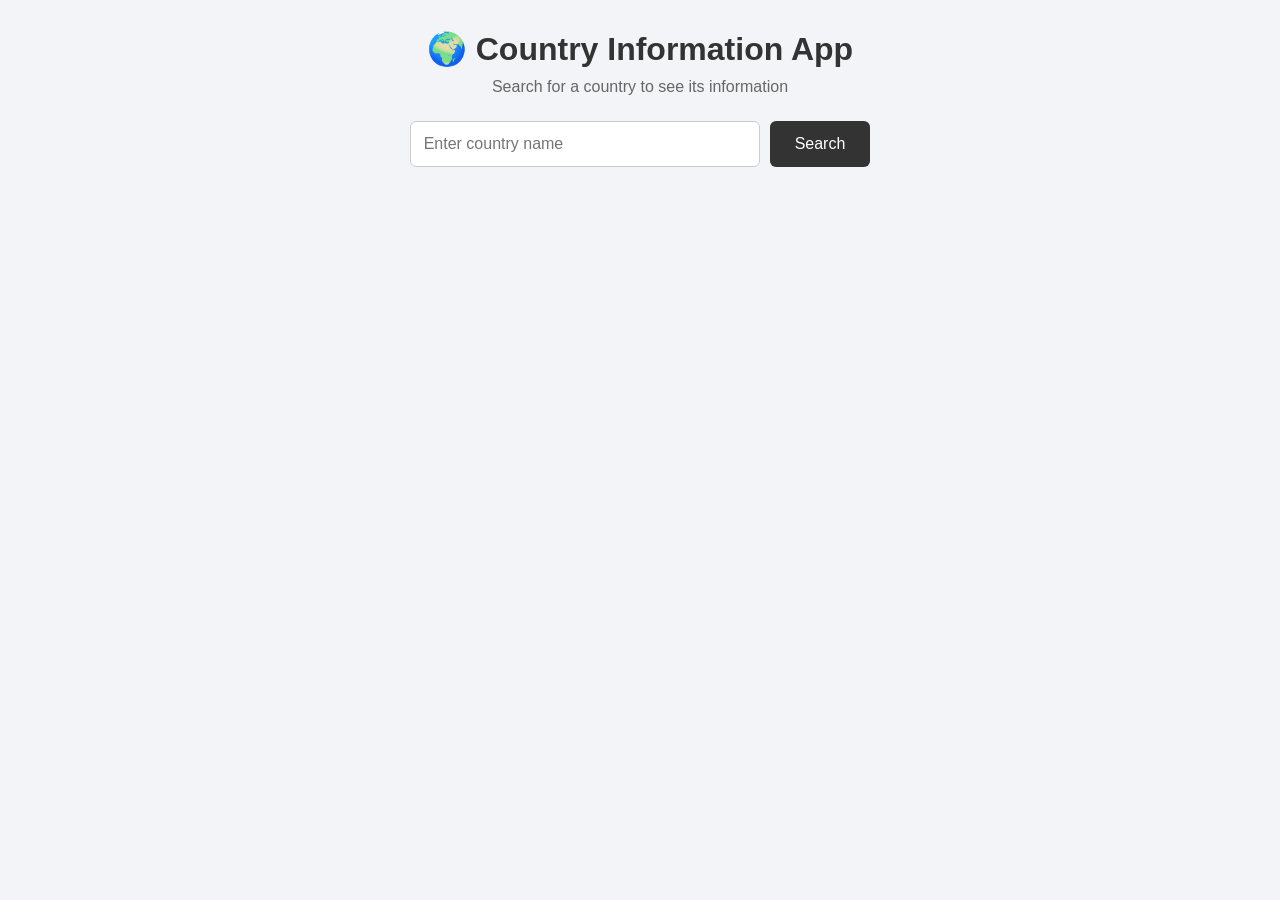
<file: Task_10/index.html>
<!DOCTYPE html>
<html lang="en">
<head>
    <meta charset="UTF-8">
    <meta name="viewport" content="width=device-width, initial-scale=1.0">
    <title>Country Information App</title>
    <link rel="stylesheet" href="style.css">
</head>
<body>

    <div class="container">

        <h1>🌍 Country Information App</h1>
        <p class="subtitle">Search for a country to see its information</p>

        <div class="search-box">
            <input type="text" id="countryInput" placeholder="Enter country name">
            <button onclick="searchCountry()">Search</button>
        </div>

        <div id="message"></div>

        <div id="countryResult" class="country-result"></div>

    </div>

    <script src="script.js"></script>
</body>
</html>
</file>
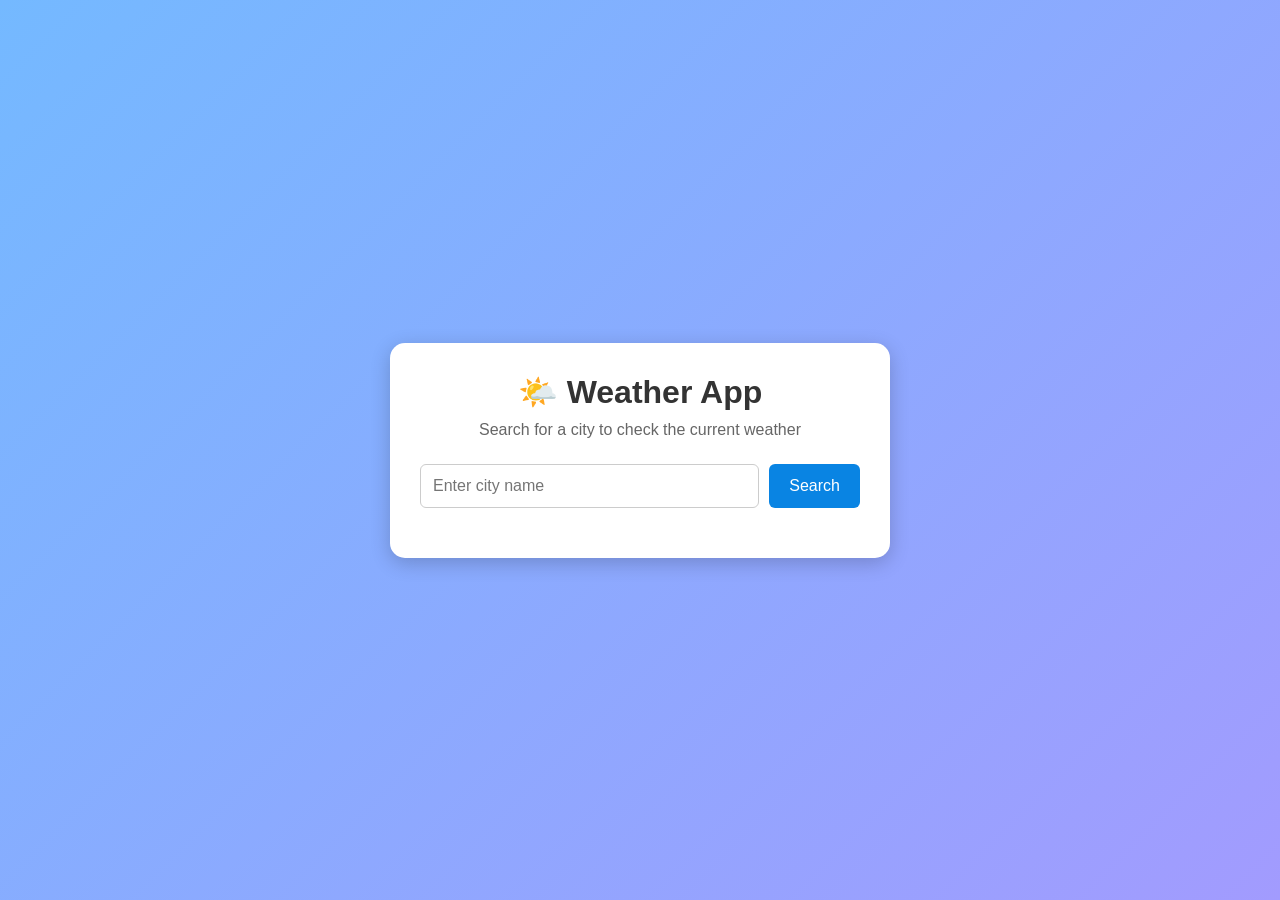
<file: Task_11/index.html>
<!DOCTYPE html>
<html lang="en">
<head>
    <meta charset="UTF-8">
    <meta name="viewport" content="width=device-width, initial-scale=1.0">

    <title>Weather App</title>

    <link rel="stylesheet" href="weather.css">
</head>

<body>

    <div class="container">

        <h1>🌤️ Weather App</h1>

        <p class="subtitle">
            Search for a city to check the current weather
        </p>

        <div class="search-box">

            <input
                type="text"
                id="cityInput"
                placeholder="Enter city name"
            >

            <button onclick="getWeather()">
                Search
            </button>

        </div>

        <p id="message"></p>

        <div id="weatherResult" class="weather-card">

            <div class="weather-icon" id="weatherIcon">
                🌤️
            </div>

            <h2 id="cityName">City</h2>

            <h3 id="temperature">--°C</h3>

            <p id="condition">Weather Condition</p>

            <div class="weather-details">

                <div class="detail">
                    <span>💧</span>
                    <p>Humidity</p>
                    <strong id="humidity">--%</strong>
                </div>

                <div class="detail">
                    <span>💨</span>
                    <p>Wind Speed</p>
                    <strong id="wind">-- km/h</strong>
                </div>

            </div>

        </div>

    </div>

    <script src="weather.js"></script>

</body>
</html>
</file>
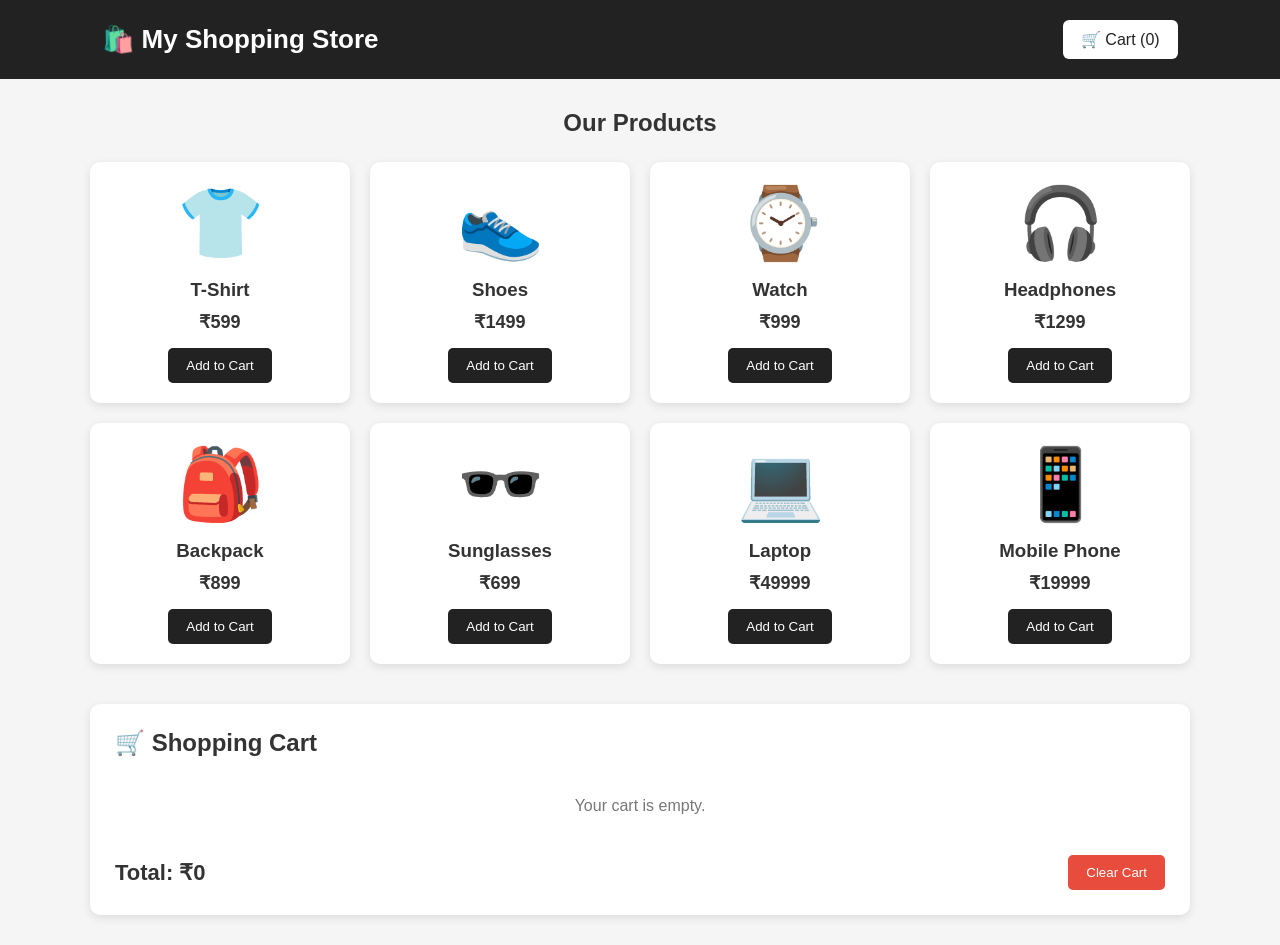
<file: Task_12/index.html>
<!DOCTYPE html>
<html lang="en">
<head>
    <meta charset="UTF-8">
    <meta name="viewport" content="width=device-width, initial-scale=1.0">

    <title>Shopping Cart</title>

    <link rel="stylesheet" href="shoppingCart.css">
</head>

<body>

    <header>

        <h1>🛍️ My Shopping Store</h1>

        <button class="cart-button" onclick="showCart()">
            🛒 Cart (<span id="cartCount">0</span>)
        </button>

    </header>


    <main>

        <h2>Our Products</h2>

        <div id="productList" class="product-list"></div>


        <section id="cartSection" class="cart-section">

            <h2>🛒 Shopping Cart</h2>

            <div id="cartItems"></div>

            <div class="cart-total">

                <h3>
                    Total:
                    ₹<span id="totalPrice">0</span>
                </h3>

                <button onclick="clearCart()" class="clear-button">
                    Clear Cart
                </button>

            </div>

        </section>

    </main>


    <script src="shoppingCart.js"></script>

</body>
</html>
</file>
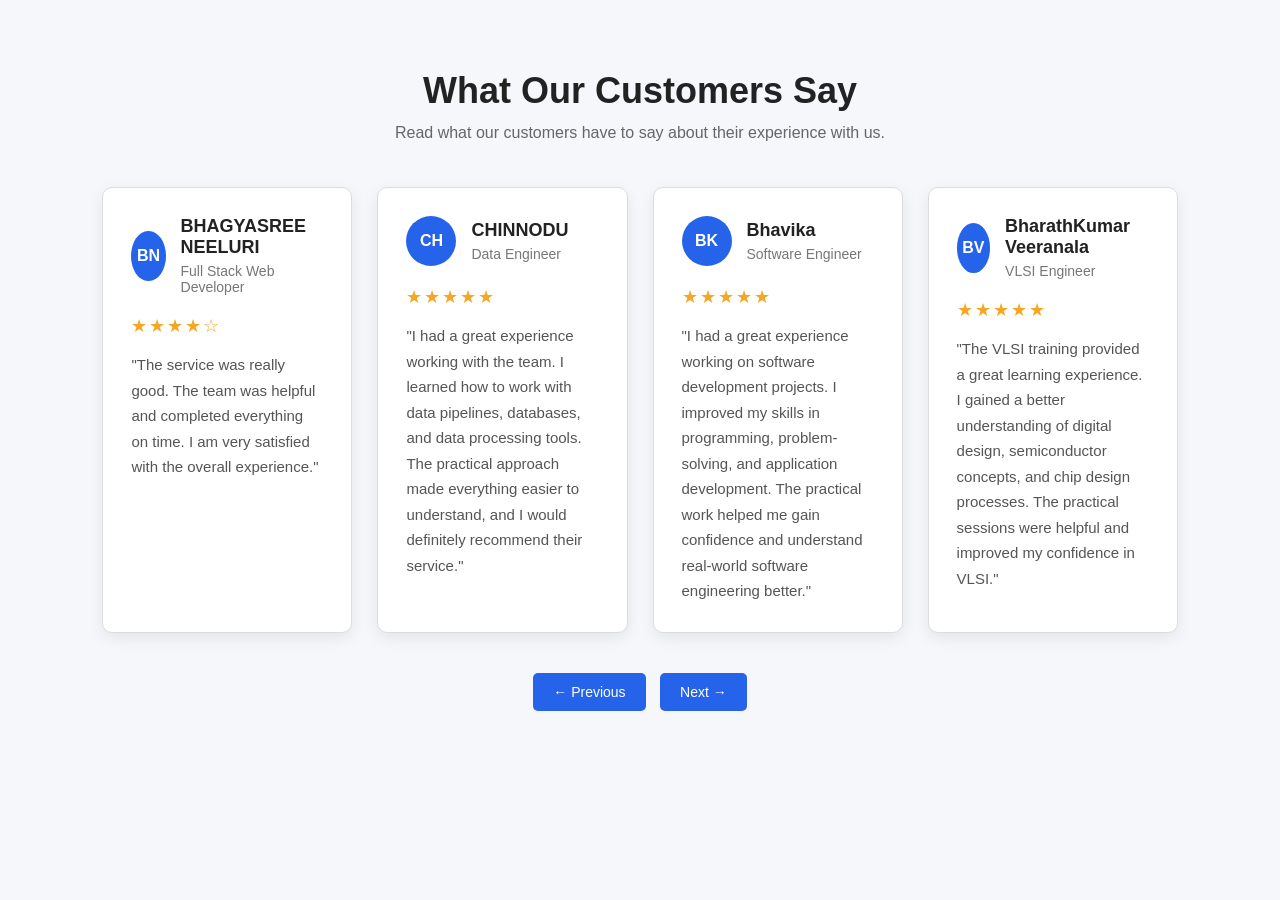
<file: Task_5/index.html>
<!DOCTYPE html>
<html lang="en">
<head>
    <meta charset="UTF-8">
    <meta name="viewport" content="width=device-width, initial-scale=1.0">
    <title>Testimonials Section</title>
    <link rel="stylesheet" href="testimonal.css">
</head>
<body>

    <section class="testimonials">

        <div class="heading">
            <h1>What Our Customers Say</h1>
            <p>Read what our customers have to say about their experience with us.</p>
        </div>

        <div class="testimonial-container">

            <div class="testimonial-card">
                <div class="user">
                    <div class="profile">BN</div>
                    <div>
                        <h3>BHAGYASREE NEELURI</h3>
                        <p>Full Stack Web Developer</p>
                    </div>
                </div>

                <div class="stars">★★★★☆</div>

                <p class="message">
                    "The service was really good. The team was helpful and
                    completed everything on time. I am very satisfied with
                    the overall experience."
                </p>
            </div>


            <div class="testimonial-card">
                <div class="user">
                    <div class="profile">CH</div>
                    <div>
                        <h3>CHINNODU</h3>
                        <p>Data Engineer</p>
                    </div>
                </div>

                <div class="stars">★★★★★</div>

                <p class="message">
                    "I had a great experience working with the team. I learned how to work with data pipelines, databases, and data processing tools. The practical approach made everything easier to understand, and I would definitely recommend their service."

                </p>
            </div>
             <div class="testimonial-card">
                <div class="user">
                    <div class="profile">BK</div>
                    <div>
                        <h3>Bhavika</h3>
                        <p>Software Engineer</p>
                    </div>
                </div>

                <div class="stars">★★★★★</div>

                <p class="message">
                    "I had a great experience working on software development projects. I improved my skills in programming, problem-solving, and application development. The practical work helped me gain confidence and understand real-world software engineering better."


                </p>
            </div>


            <div class="testimonial-card">
                <div class="user">
                    <div class="profile">BV</div>
                    <div>
                        <h3>BharathKumar Veeranala</h3>
                        <p>VLSI Engineer</p>
                    </div>
                </div>

                <div class="stars">★★★★★</div>

                <p class="message">
                    "The VLSI training provided a great learning experience. I gained a better understanding of digital design, semiconductor concepts, and chip design processes. The practical sessions were helpful and improved my confidence in VLSI."

            </div>

        </div>


        <div class="buttons">
            <button id="prevBtn">← Previous</button>
            <button id="nextBtn">Next →</button>
        </div>

    </section>

    <script src="testimonal.js"></script>
</body>
</html>
</file>
<file: Task_10/style.css>
* {
    margin: 0;
    padding: 0;
    box-sizing: border-box;
}

body {
    font-family: Arial, sans-serif;
    background: #f2f4f7;
    min-height: 100vh;
    padding: 30px;
}

.container {
    max-width: 1000px;
    margin: auto;
    text-align: center;
}

h1 {
    color: #333;
    margin-bottom: 10px;
}

.subtitle {
    color: #666;
    margin-bottom: 25px;
}

.search-box {
    display: flex;
    justify-content: center;
    gap: 10px;
    margin-bottom: 30px;
}

.search-box input {
    width: 350px;
    padding: 13px;
    border: 1px solid #ccc;
    border-radius: 6px;
    font-size: 16px;
}

.search-box button {
    padding: 13px 25px;
    border: none;
    border-radius: 6px;
    background: #333;
    color: white;
    font-size: 16px;
    cursor: pointer;
}

.search-box button:hover {
    background: #555;
}

#message {
    color: red;
    margin-bottom: 15px;
}

.country-result {
    display: none;
    background: white;
    padding: 25px;
    border-radius: 12px;
    box-shadow: 0 4px 15px rgba(0, 0, 0, 0.1);
}

.country-main {
    display: flex;
    justify-content: center;
    align-items: center;
    gap: 40px;
    margin-bottom: 30px;
    flex-wrap: wrap;
}

.country-main img {
    width: 280px;
    max-width: 100%;
    border-radius: 8px;
    box-shadow: 0 3px 10px rgba(0, 0, 0, 0.15);
}

.country-details {
    text-align: left;
    min-width: 280px;
}

.country-details h2 {
    font-size: 30px;
    margin-bottom: 20px;
    color: #222;
}

.country-details p {
    margin: 12px 0;
    font-size: 17px;
}

.related-title {
    margin: 20px 0;
    color: #333;
}

.related-pictures {
    display: grid;
    grid-template-columns: repeat(3, 1fr);
    gap: 15px;
}

.related-pictures img {
    width: 100%;
    height: 180px;
    object-fit: cover;
    border-radius: 8px;
}

@media (max-width: 700px) {

    body {
        padding: 15px;
    }

    .search-box {
        flex-direction: column;
        align-items: center;
    }

    .search-box input {
        width: 100%;
    }

    .search-box button {
        width: 100%;
    }

    .country-main {
        flex-direction: column;
    }

    .country-details {
        text-align: center;
    }

    .related-pictures {
        grid-template-columns: 1fr;
    }
}
</file>
<file: Task_11/weather.css>
* {
    margin: 0;
    padding: 0;
    box-sizing: border-box;
}

body {
    font-family: Arial, sans-serif;
    background: linear-gradient(135deg, #74b9ff, #a29bfe);
    min-height: 100vh;

    display: flex;
    justify-content: center;
    align-items: center;

    padding: 20px;
}

.container {
    width: 100%;
    max-width: 500px;

    background: white;
    padding: 30px;

    border-radius: 15px;

    text-align: center;

    box-shadow: 0 5px 20px rgba(0, 0, 0, 0.2);
}

h1 {
    color: #333;
    margin-bottom: 10px;
}

.subtitle {
    color: #666;
    margin-bottom: 25px;
}

.search-box {
    display: flex;
    gap: 10px;
    margin-bottom: 20px;
}

.search-box input {
    flex: 1;

    padding: 12px;

    border: 1px solid #ccc;
    border-radius: 6px;

    font-size: 16px;
}

.search-box button {
    padding: 12px 20px;

    border: none;
    border-radius: 6px;

    background: #0984e3;
    color: white;

    font-size: 16px;

    cursor: pointer;
}

.search-box button:hover {
    background: #0769b5;
}

#message {
    color: red;
    margin-bottom: 15px;
}

.weather-card {
    display: none;

    background: #f7f9fc;

    padding: 25px;

    border-radius: 12px;
}

.weather-icon {
    font-size: 70px;
    margin-bottom: 10px;
}

.weather-card h2 {
    font-size: 28px;
    color: #333;

    margin-bottom: 10px;
}

.weather-card h3 {
    font-size: 45px;
    color: #0984e3;

    margin-bottom: 10px;
}

#condition {
    font-size: 18px;
    color: #555;

    margin-bottom: 25px;
}

.weather-details {
    display: flex;

    justify-content: center;

    gap: 20px;
}

.detail {
    width: 150px;

    background: white;

    padding: 15px;

    border-radius: 10px;

    box-shadow: 0 2px 8px rgba(0, 0, 0, 0.1);
}

.detail span {
    font-size: 25px;
}

.detail p {
    color: #666;

    margin: 8px 0;
}

.detail strong {
    color: #333;
}

@media (max-width: 500px) {

    .container {
        padding: 20px;
    }

    .search-box {
        flex-direction: column;
    }

    .search-box button {
        width: 100%;
    }

    .weather-details {
        flex-direction: column;
        align-items: center;
    }

    .detail {
        width: 100%;
    }
}
</file>
<file: Task_12/shoppingCart.css>
* {
    margin: 0;
    padding: 0;
    box-sizing: border-box;
}

body {
    font-family: Arial, sans-serif;
    background: #f5f5f5;
    color: #333;
}


/* Header */

header {
    background: #222;
    color: white;

    padding: 20px 8%;

    display: flex;
    justify-content: space-between;
    align-items: center;
}

header h1 {
    font-size: 26px;
}

.cart-button {
    background: white;
    color: #222;

    border: none;
    padding: 10px 18px;

    border-radius: 6px;

    cursor: pointer;

    font-size: 16px;
}

.cart-button:hover {
    background: #ddd;
}


/* Main */

main {
    width: 90%;
    max-width: 1100px;

    margin: 30px auto;
}

main > h2 {
    text-align: center;
    margin-bottom: 25px;
}


/* Products */

.product-list {
    display: grid;

    grid-template-columns:
        repeat(4, 1fr);

    gap: 20px;
}

.product {
    background: white;

    border-radius: 10px;

    padding: 20px;

    text-align: center;

    box-shadow:
        0 3px 10px rgba(0, 0, 0, 0.1);
}

.product-image {
    font-size: 70px;

    margin-bottom: 15px;
}

.product h3 {
    margin-bottom: 10px;
}

.product p {
    font-size: 18px;

    font-weight: bold;

    margin-bottom: 15px;
}

.add-button {
    background: #222;
    color: white;

    border: none;

    padding: 10px 18px;

    border-radius: 5px;

    cursor: pointer;
}

.add-button:hover {
    background: #444;
}


/* Cart */

.cart-section {
    background: white;

    margin-top: 40px;

    padding: 25px;

    border-radius: 10px;

    box-shadow:
        0 3px 10px rgba(0, 0, 0, 0.1);
}

.cart-section h2 {
    margin-bottom: 20px;
}


/* Cart Item */

.cart-item {
    display: flex;

    justify-content: space-between;
    align-items: center;

    border-bottom: 1px solid #ddd;

    padding: 15px 0;

    gap: 15px;
}

.cart-item-name {
    flex: 1;
}

.quantity-controls {
    display: flex;

    align-items: center;

    gap: 8px;
}

.quantity-controls button {
    width: 30px;
    height: 30px;

    border: none;

    background: #222;
    color: white;

    border-radius: 4px;

    cursor: pointer;

    font-size: 16px;
}

.quantity {
    min-width: 25px;

    text-align: center;
}

.remove-button {
    background: #e74c3c;

    color: white;

    border: none;

    padding: 8px 12px;

    border-radius: 5px;

    cursor: pointer;
}

.remove-button:hover {
    background: #c0392b;
}


/* Cart Total */

.cart-total {
    margin-top: 20px;

    display: flex;

    justify-content: space-between;
    align-items: center;
}

.cart-total h3 {
    font-size: 22px;
}

.clear-button {
    background: #e74c3c;

    color: white;

    border: none;

    padding: 10px 18px;

    border-radius: 5px;

    cursor: pointer;
}


/* Empty cart */

.empty-cart {
    text-align: center;

    color: #777;

    padding: 20px;
}


/* Responsive */

@media (max-width: 900px) {

    .product-list {
        grid-template-columns:
            repeat(2, 1fr);
    }
}

@media (max-width: 600px) {

    header {
        flex-direction: column;

        gap: 15px;

        text-align: center;
    }

    .product-list {
        grid-template-columns: 1fr;
    }

    .cart-item {
        flex-direction: column;

        align-items: flex-start;
    }

    .cart-total {
        flex-direction: column;

        gap: 15px;
    }
}
</file>
<file: Task_5/testimonal.css>
* {
    margin: 0;
    padding: 0;
    box-sizing: border-box;
}

body {
    font-family: Arial, sans-serif;
    background-color: #f5f7fb;
    color: #222;
}

.testimonials {
    width: 100%;
    min-height: 100vh;
    padding: 70px 8%;
}

.heading {
    text-align: center;
    margin-bottom: 45px;
}

.heading h1 {
    font-size: 36px;
    margin-bottom: 12px;
}

.heading p {
    color: #666;
    font-size: 16px;
}

.testimonial-container {
    display: flex;
    justify-content: center;
    gap: 25px;
    max-width: 1100px;
    margin: auto;
}

.testimonial-card {
    background-color: white;
    width: 32%;
    padding: 28px;
    border-radius: 10px;
    border: 1px solid #ddd;
    box-shadow: 0 5px 15px rgba(0, 0, 0, 0.08);
    transition: 0.3s;
}

.testimonial-card:hover {
    transform: translateY(-8px);
    box-shadow: 0 10px 25px rgba(0, 0, 0, 0.12);
}

.user {
    display: flex;
    align-items: center;
    gap: 15px;
}

.profile {
    width: 50px;
    height: 50px;
    background-color: #2563eb;
    color: white;
    border-radius: 50%;
    display: flex;
    align-items: center;
    justify-content: center;
    font-weight: bold;
}

.user h3 {
    font-size: 18px;
    margin-bottom: 5px;
}

.user p {
    font-size: 14px;
    color: #777;
}

.stars {
    color: #f5a623;
    margin: 20px 0 15px;
    font-size: 18px;
    letter-spacing: 2px;
}

.message {
    color: #555;
    line-height: 1.7;
    font-size: 15px;
}

.buttons {
    text-align: center;
    margin-top: 40px;
}

.buttons button {
    padding: 11px 20px;
    margin: 0 5px;
    border: none;
    border-radius: 5px;
    background-color: #2563eb;
    color: white;
    cursor: pointer;
    font-size: 14px;
}

.buttons button:hover {
    background-color: #1d4ed8;
}

@media (max-width: 900px) {
    .testimonial-container {
        flex-wrap: wrap;
    }

    .testimonial-card {
        width: 45%;
    }
}

@media (max-width: 600px) {
    .testimonials {
        padding: 50px 20px;
    }

    .heading h1 {
        font-size: 28px;
    }

    .testimonial-container {
        flex-direction: column;
    }

    .testimonial-card {
        width: 100%;
    }
}
</file>
